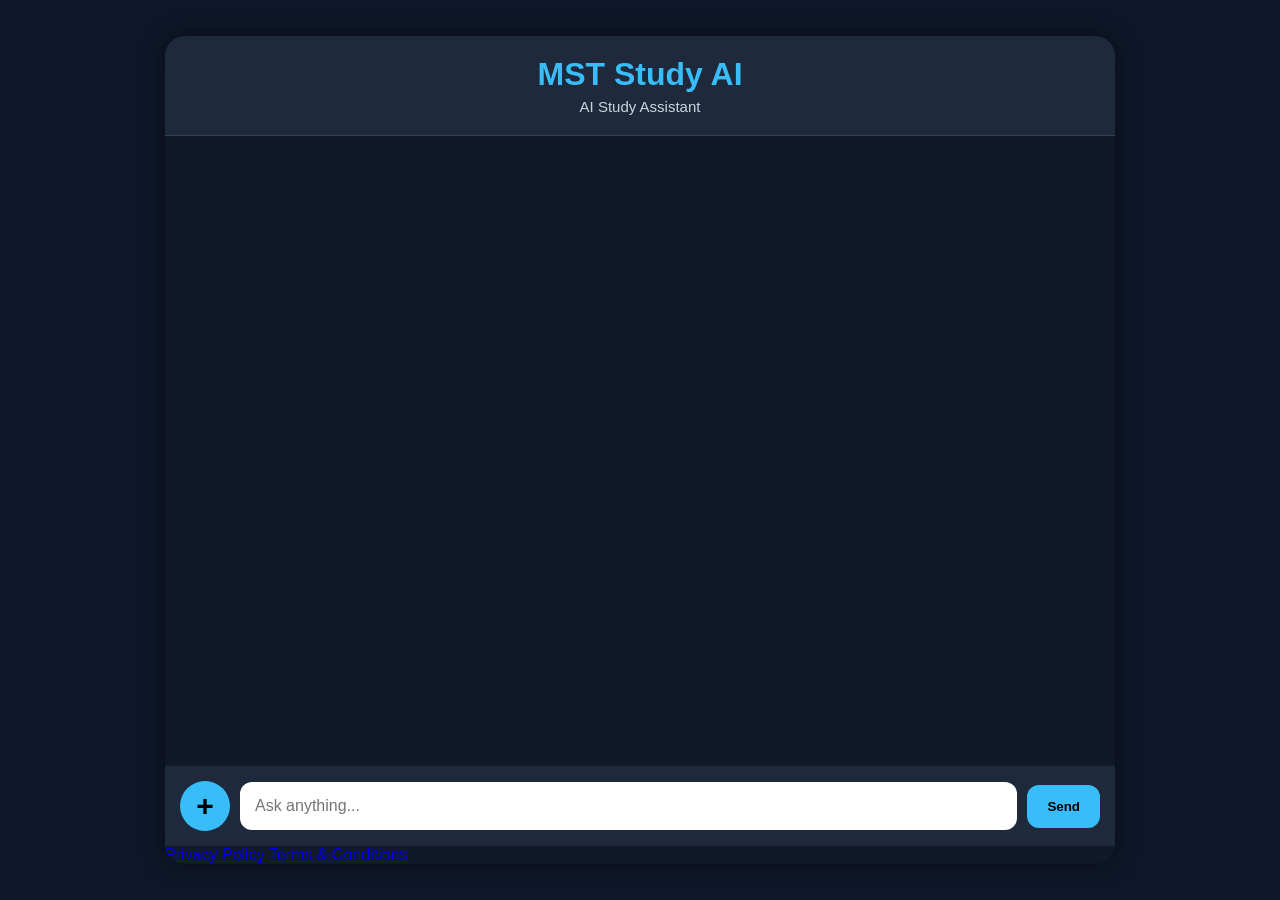
<file: index.html>
<!DOCTYPE html>
<html lang="en">
<head>
    <meta charset="UTF-8">
    <meta name="viewport" content="width=device-width, initial-scale=1.0">
    <title>MST Study AI</title>

    <link rel="stylesheet" href="/static/style.css">
</head>
<body>

<div class="container">

    <!-- Header -->
    <div class="header">
        <h1>MST Study AI</h1>
        <p>AI Study Assistant</p>
    </div>

    <!-- Chat -->
    <div id="chat-box" class="chat-box"></div>

    <!-- Input Area -->
    <div class="input-area">

        <div class="upload-container">
            <button class="plus-btn" onclick="toggleMenu()">+</button>

            <div id="uploadMenu" class="upload-menu">

                <label for="imageInput">📷 Image</label>
                <input type="file" id="imageInput" accept="image/*" onchange="uploadImage()" hidden>

                <label for="pdfInput">📄 PDF</label>
                <input type="file" id="pdfInput" accept=".pdf" onchange="uploadPDF()" hidden>

            </div>
        </div>

        <input type="text" id="user-input" placeholder="Ask anything...">

        <button class="send-btn" onclick="sendMessage()">Send</button>

    </div>

    <!-- FOOTER -->
    <div class="footer-links">
        <a href="/privacy-policy" target="_blank">Privacy Policy</a>
        <a href="/terms" target="_blank">Terms & Conditions</a>
    </div>

</div>

<script src="/static/script.js"></script>

</body>
</html>
</file>
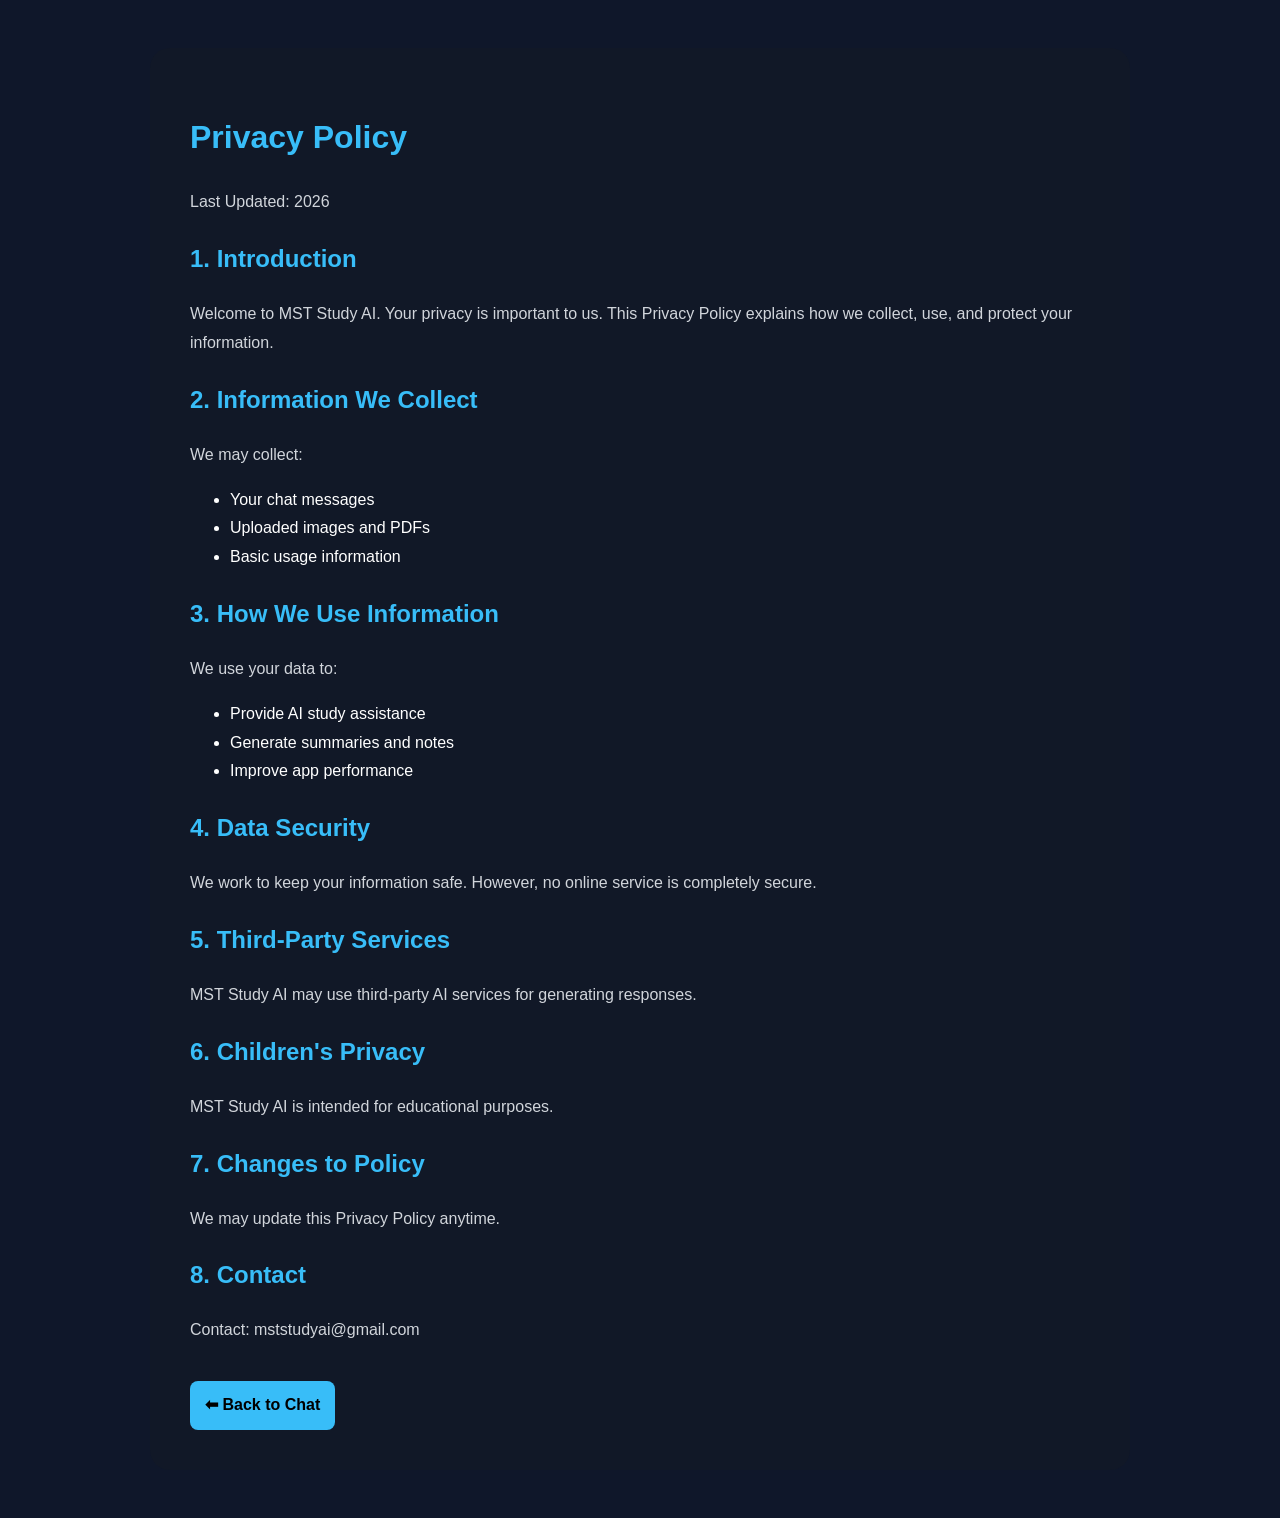
<file: privacy_policy.html>
<!DOCTYPE html>
<html lang="en">
<head>
    <meta charset="UTF-8">
    <meta name="viewport" content="width=device-width, initial-scale=1.0">
    <title>Privacy Policy - MST Study AI</title>

    <style>

        body{
            font-family:Arial,sans-serif;
            background:#0f172a;
            color:white;
            padding:40px;
            line-height:1.8;
        }

        .container{
            max-width:900px;
            margin:auto;
            background:#111827;
            padding:40px;
            border-radius:20px;
        }

        h1,h2{
            color:#38bdf8;
        }

        p{
            color:#d1d5db;
        }
        .box{
    max-width:800px;
    margin:auto;
    background:#111827;
    padding:25px;
    border-radius:12px;
}

a.button{
    display:inline-block;
    margin-top:20px;
    padding:10px 15px;
    background:#38bdf8;
    color:black;
    text-decoration:none;
    border-radius:8px;
    font-weight:bold;
}

    </style>

</head>
<body>

<div class="container">

    <h1>Privacy Policy</h1>

    <p>Last Updated: 2026</p>

    <h2>1. Introduction</h2>

    <p>
        Welcome to MST Study AI. Your privacy is important to us.
        This Privacy Policy explains how we collect, use,
        and protect your information.
    </p>

    <h2>2. Information We Collect</h2>

    <p>
        We may collect:
    </p>

    <ul>
        <li>Your chat messages</li>
        <li>Uploaded images and PDFs</li>
        <li>Basic usage information</li>
    </ul>

    <h2>3. How We Use Information</h2>

    <p>
        We use your data to:
    </p>

    <ul>
        <li>Provide AI study assistance</li>
        <li>Generate summaries and notes</li>
        <li>Improve app performance</li>
    </ul>

    <h2>4. Data Security</h2>

    <p>
        We work to keep your information safe.
        However, no online service is completely secure.
    </p>

    <h2>5. Third-Party Services</h2>

    <p>
        MST Study AI may use third-party AI services
        for generating responses.
    </p>

    <h2>6. Children's Privacy</h2>

    <p>
        MST Study AI is intended for educational purposes.
    </p>

    <h2>7. Changes to Policy</h2>

    <p>
        We may update this Privacy Policy anytime.
    </p>

    <h2>8. Contact</h2>

    <p>
        Contact: mststudyai@gmail.com
    </p>
    
    <a class="button" href="/">⬅ Back to Chat</a>
     
</div>

</body>
</html>
</file>
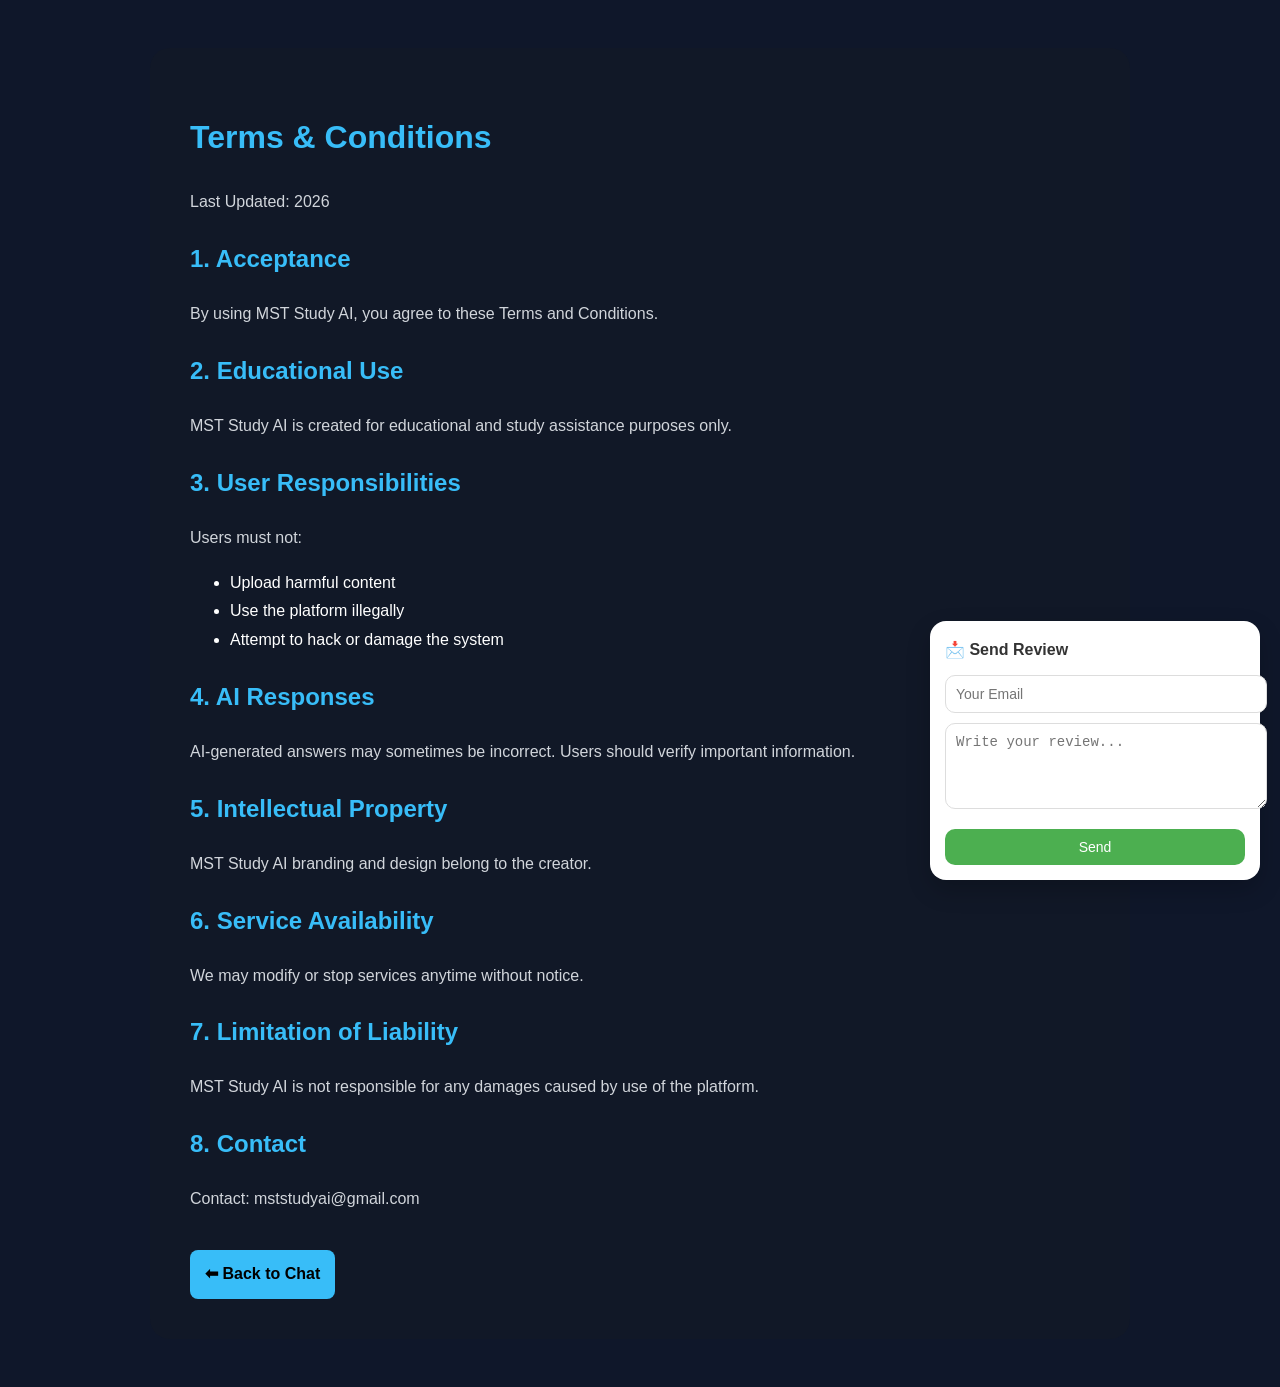
<file: terms.html>
<!DOCTYPE html>
<html lang="en">
<head>
    <meta charset="UTF-8">
    <meta name="viewport" content="width=device-width, initial-scale=1.0">
    <title>Terms & Conditions - MST Study AI</title>

    <style>

        body{
            font-family:Arial,sans-serif;
            background:#0f172a;
            color:white;
            padding:40px;
            line-height:1.8;
        }

        .container{
            max-width:900px;
            margin:auto;
            background:#111827;
            padding:40px;
            border-radius:20px;
        }

        h1,h2{
            color:#38bdf8;
        }

        p{
            color:#d1d5db;
        }
        .box{
    max-width:800px;
    margin:auto;
    background:#111827;
    padding:25px;
    border-radius:12px;
}

a.button{
    display:inline-block;
    margin-top:20px;
    padding:10px 15px;
    background:#38bdf8;
    color:black;
    text-decoration:none;
    border-radius:8px;
    font-weight:bold;
}
.review-container {
    position: fixed;
    bottom: 20px;
    right: 20px;
    width: 300px;
    background: #ffffff;
    border-radius: 16px;
    padding: 15px;
    box-shadow: 0 10px 25px rgba(0,0,0,0.2);
    font-family: Arial, sans-serif;
    z-index: 999;
}

.review-container h3 {
    margin: 0 0 10px 0;
    font-size: 16px;
    color: #333;
}

.review-container input,
.review-container textarea {
    width: 100%;
    border: 1px solid #ddd;
    border-radius: 10px;
    padding: 10px;
    margin-bottom: 10px;
    font-size: 14px;
    outline: none;
    transition: 0.2s;
}

.review-container input:focus,
.review-container textarea:focus {
    border-color: #4CAF50;
    box-shadow: 0 0 5px rgba(76,175,80,0.3);
}

.review-container button {
    width: 100%;
    padding: 10px;
    background: #4CAF50;
    color: white;
    border: none;
    border-radius: 10px;
    cursor: pointer;
    font-size: 14px;
    transition: 0.2s;
}

.review-container button:hover {
    background: #45a049;
}

    </style>

</head>
<body>

<div class="container">

    <h1>Terms & Conditions</h1>

    <p>Last Updated: 2026</p>

    <h2>1. Acceptance</h2>

    <p>
        By using MST Study AI,
        you agree to these Terms and Conditions.
    </p>

    <h2>2. Educational Use</h2>

    <p>
        MST Study AI is created for educational
        and study assistance purposes only.
    </p>

    <h2>3. User Responsibilities</h2>

    <p>
        Users must not:
    </p>

    <ul>
        <li>Upload harmful content</li>
        <li>Use the platform illegally</li>
        <li>Attempt to hack or damage the system</li>
    </ul>

    <h2>4. AI Responses</h2>

    <p>
        AI-generated answers may sometimes be incorrect.
        Users should verify important information.
    </p>

    <h2>5. Intellectual Property</h2>

    <p>
        MST Study AI branding and design belong
        to the creator.
    </p>

    <h2>6. Service Availability</h2>

    <p>
        We may modify or stop services anytime
        without notice.
    </p>

    <h2>7. Limitation of Liability</h2>

    <p>
        MST Study AI is not responsible for any damages
        caused by use of the platform.
    </p>

    <h2>8. Contact</h2>

    <p>
        Contact: mststudyai@gmail.com
    </p>


</form>

<p id="status"></p>

    <a class="button" href="/">⬅ Back to Chat</a>

</div>

<div class="review-container">
    <h3>📩 Send Review</h3>

    <input id="email" type="email" placeholder="Your Email" />
    <textarea id="msg" rows="4" placeholder="Write your review..."></textarea>

    <button onclick="sendReview()">Send</button>
</div>

<script>
function sendReview() {
    let email = document.getElementById("email").value;
    let msg = document.getElementById("msg").value;

    let url =
    "https://mail.google.com/mail/?view=cm&fs=1"
    + "&to=mststudyai@gmail.com"
    + "&su=MST Study AI Review"
    + "&body=" + encodeURIComponent("From: " + email + "\n\n" + msg);

    window.open(url, "_blank");
}
</script>

</body>
</html>
</file>
<file: static/style.css>
*{
    margin:0;
    padding:0;
    box-sizing:border-box;
    font-family:Arial,sans-serif;
}

body{

    background:#0f172a;

    color:white;

    height:100vh;

    display:flex;

    justify-content:center;

    align-items:center;
}

/* Main Container */
.container{

    width:95%;

    max-width:950px;

    height:92vh;

    background:#111827;

    border-radius:20px;

    overflow:hidden;

    display:flex;

    flex-direction:column;

    box-shadow:0 0 25px rgba(0,0,0,0.5);
}

/* Header */
.header{

    background:#1e293b;

    padding:20px;

    text-align:center;

    border-bottom:1px solid #334155;
}

.header h1{

    color:#38bdf8;

    font-size:32px;

    margin-bottom:5px;
}

.header p{

    color:#cbd5e1;

    font-size:15px;
}

/* Chat Box */
.chat-box{

    flex:1;

    padding:20px;

    overflow-y:auto;

    display:flex;

    flex-direction:column;
}

/* Messages */
.message{

    padding:14px;

    border-radius:15px;

    margin-bottom:15px;

    max-width:80%;

    line-height:1.6;

    word-wrap:break-word;
}

/* User Message */
.user{

    background:#2563eb;

    margin-left:auto;

    color:white;
}

/* Bot Message */
.bot{

    background:#374151;

    color:white;
}

/* Input Area */
.input-area{

    background:#1e293b;

    padding:15px;

    display:flex;

    align-items:center;

    gap:10px;
}

/* Text Input */
.input-area input[type="text"]{

    flex:1;

    padding:15px;

    border:none;

    border-radius:12px;

    outline:none;

    font-size:16px;
}

/* Send Button */
.send-btn{

    padding:14px 20px;

    border:none;

    border-radius:12px;

    background:#38bdf8;

    color:black;

    font-weight:bold;

    cursor:pointer;

    transition:0.3s;
}

.send-btn:hover{

    background:#0ea5e9;
}

/* Upload Container */
.upload-container{

    position:relative;
}

/* Plus Button */
.plus-btn{

    width:50px;

    height:50px;

    border:none;

    border-radius:50%;

    background:#38bdf8;

    color:black;

    font-size:30px;

    font-weight:bold;

    cursor:pointer;

    transition:0.3s;
}

.plus-btn:hover{

    transform:rotate(90deg);

    background:#0ea5e9;
}

/* Upload Menu */
.upload-menu{

    position:absolute;

    bottom:65px;

    left:0;

    background:#1e293b;

    border-radius:15px;

    padding:10px;

    display:none;

    flex-direction:column;

    gap:10px;

    min-width:200px;

    box-shadow:0 0 20px rgba(0,0,0,0.5);

    z-index:100;
}

/* Upload Items */
.upload-menu label{

    background:#334155;

    padding:12px;

    border-radius:10px;

    cursor:pointer;

    transition:0.3s;
}

.upload-menu label:hover{

    background:#475569;
}

/* Task Popup */
.task-popup{

    position:fixed;

    top:0;

    left:0;

    width:100%;

    height:100%;

    background:rgba(0,0,0,0.6);

    display:none;

    justify-content:center;

    align-items:center;

    z-index:1000;
}

/* Popup Box */
.task-box{

    background:#1e293b;

    padding:25px;

    border-radius:20px;

    width:90%;

    max-width:400px;

    display:flex;

    flex-direction:column;

    gap:15px;
}

.task-box h3{

    text-align:center;
}

/* Popup Input */
.task-box input{

    padding:15px;

    border:none;

    border-radius:12px;

    outline:none;

    font-size:16px;
}

/* Popup Buttons */
.task-buttons{

    display:flex;

    gap:10px;
}

.task-buttons button{

    flex:1;

    padding:14px;

    border:none;

    border-radius:12px;

    background:#38bdf8;

    font-weight:bold;

    cursor:pointer;
}

/* Scrollbar */
.chat-box::-webkit-scrollbar{

    width:8px;
}

.chat-box::-webkit-scrollbar-thumb{

    background:#38bdf8;

    border-radius:10px;
}

/* Mobile */
@media(max-width:700px){

    .container{

        width:100%;

        height:100vh;

        border-radius:0;
    }

    .header h1{

        font-size:25px;
    }
    /* FOOTER */
.footer-links{
    background:#0f172a;
    padding:12px;
    text-align:center;
    border-top:1px solid #334155;
}

.footer-links a{
    color:#38bdf8;
    text-decoration:none;
    margin:0 15px;
    font-size:14px;
}

.footer-links a:hover{
    color:white;
}
}
</file>
